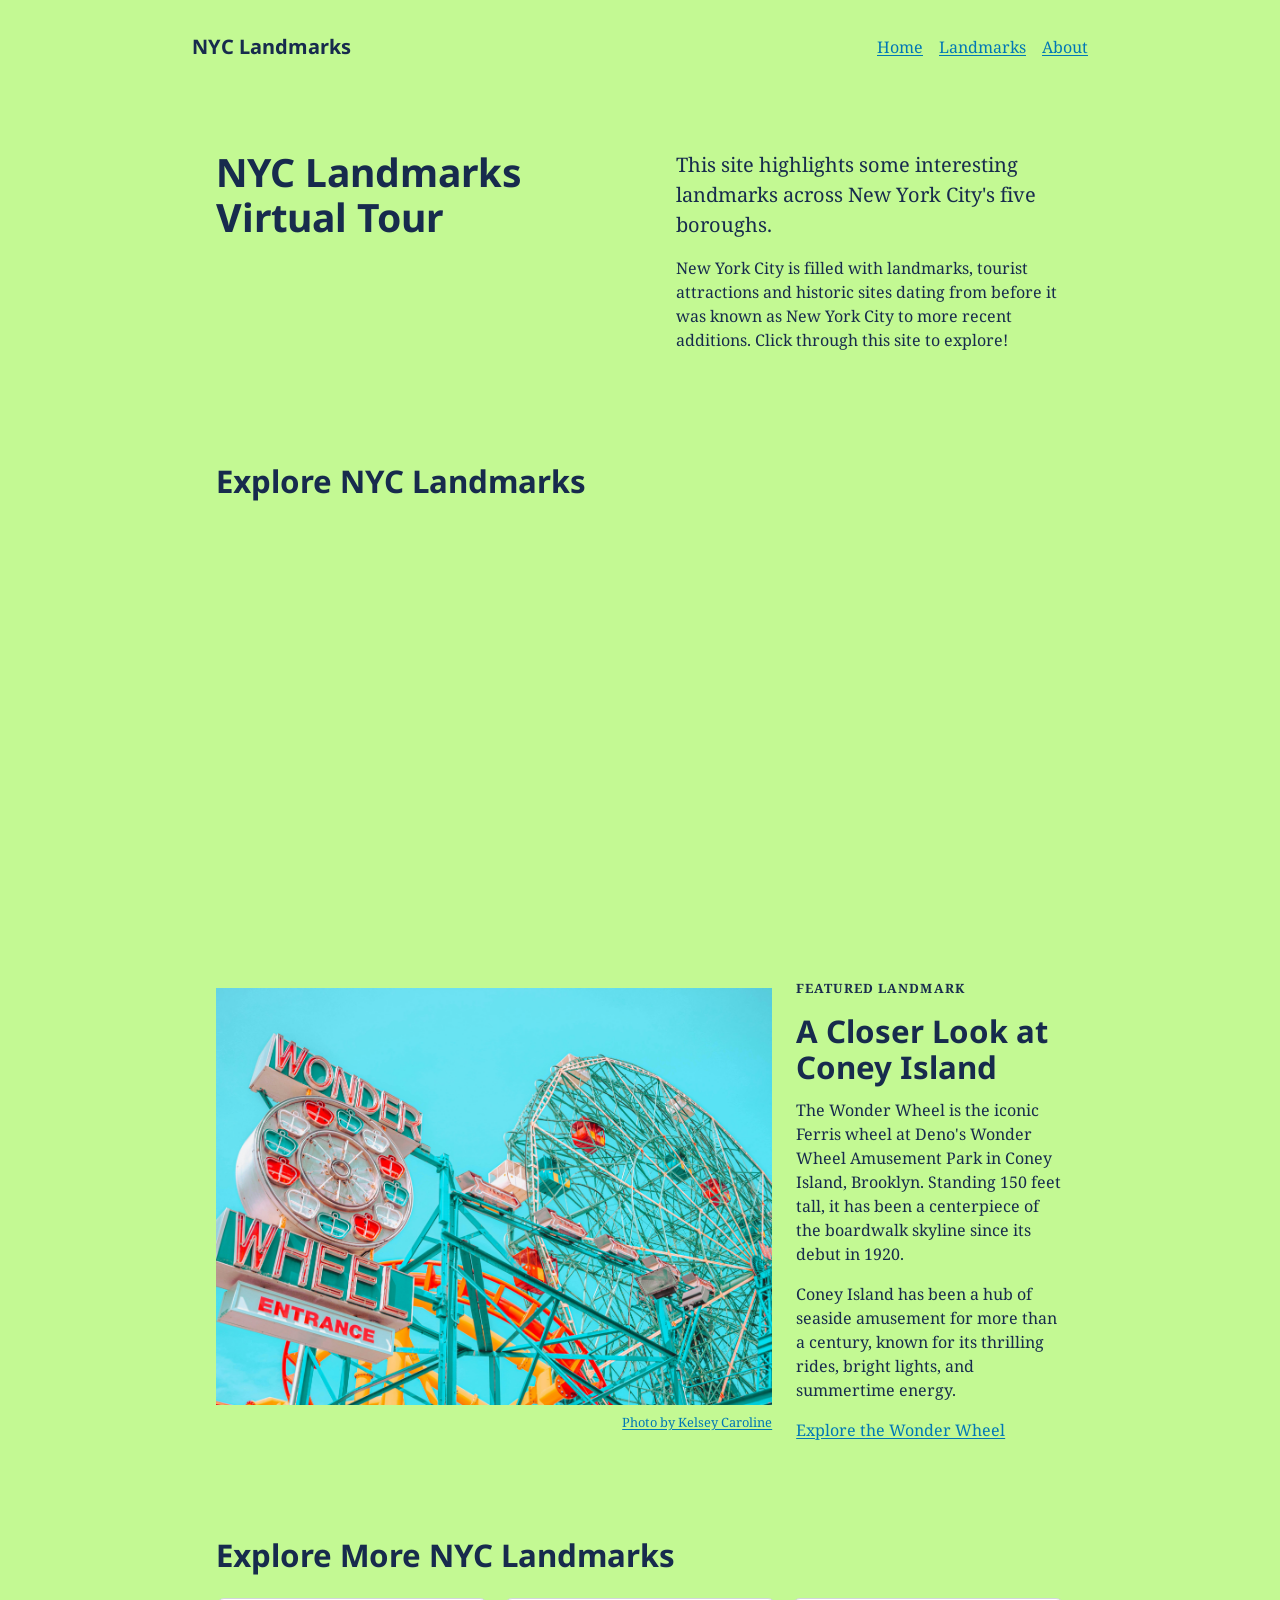
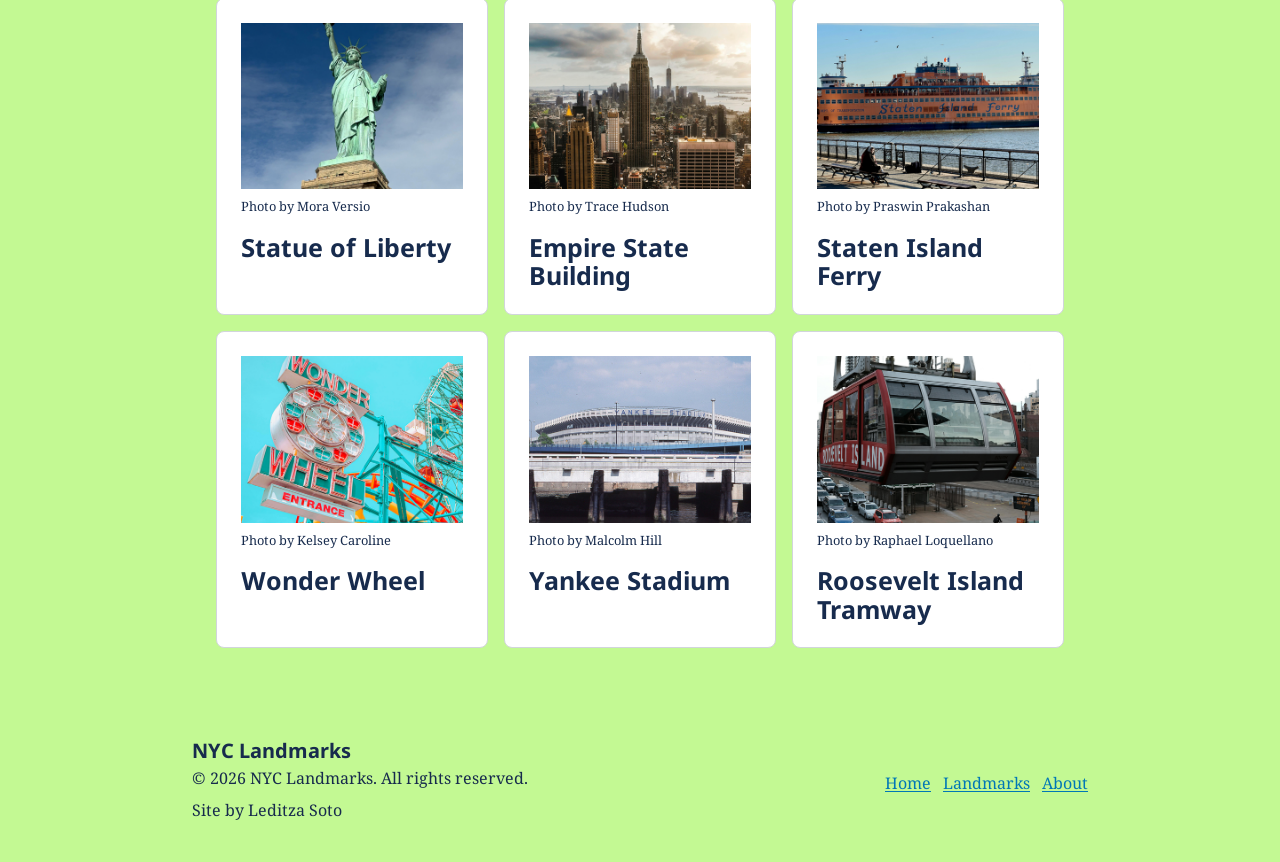
<file: index.html>
<!DOCTYPE html>
<html lang="en">
<head>
    <meta charset="UTF-8">
    <meta name="viewport" content="width=device-width, initial-scale=1.0">

    <title>NYC Landmarks Virtual Tour</title>

    <link rel="stylesheet" href="tokens.css">
    <link rel="stylesheet" href="style.css">
</head>

<body class="page page--home">

    <!-- HEADER -->
    <header class="site-header">
        <div class="site-header__inner">

            <a class="site-logo" href="index.html">
                NYC Landmarks
            </a>

            <nav class="primary-nav" aria-label="Main navigation">
                <ul class="primary-nav__list">
                    <li><a href="index.html">Home</a></li>
                    <li><a href="#landmarks">Landmarks</a></li>
                    <li><a href="#about">About</a></li>
                </ul>
            </nav>

        </div>
    </header>


    <main>

        <!-- INTRODUCTION -->
        <section class="home-intro" id="about">
            <div class="content-container home-intro__layout">

                <h1 class="home-intro__title">
                    NYC Landmarks Virtual Tour
                </h1>

                <div class="home-intro__copy">
                    <p class="intro">
                        This site highlights some interesting landmarks
                        across New York City's five boroughs.
                    </p>

                    <p>
                        New York City is filled with landmarks, tourist
                        attractions and historic sites dating from before
                        it was known as New York City to more recent
                        additions. Click through this site to explore!
                    </p>
                </div>

            </div>
        </section>


        <!-- VIDEO -->
        <section class="landmarks-video">
            <div class="content-container">

                <h2>Explore NYC Landmarks</h2>

                <div class="landmarks-video__media videoWrapper ratio">
                    <iframe
                        src="https://www.youtube.com/embed/_xkg7pNSp9M?si=U9tG2575_UGJOHJ5"
                        title="New York City Landmarks video"
                        allowfullscreen>
                    </iframe>
                </div>

            </div>
        </section>


        <!-- FEATURED LANDMARK -->
        <section class="featured-landmark">
            <div class="content-container featured-landmark__layout">

                <figure class="featured-landmark__media">

                    <picture>
                        <source
                            media="(max-width: 644px)"
                            srcset="images2cropped/pexels-kelsey-caroline-774981359-19122990.jpg">

                        <img
                            src="images/pexels-kelsey-caroline-774981359-19122990.jpg"
                            alt="Wonder Wheel ferris wheel at Coney Island">
                    </picture>

                    <figcaption>
                        <a href="https://www.pexels.com/photo/ferris-wheel-in-amusement-park-19122990/">
                            Photo by Kelsey Caroline
                        </a>
                    </figcaption>

                </figure>

                <div class="featured-landmark__content">

                    <p class="featured-landmark__label">
                        Featured Landmark
                    </p>

                    <h2>A Closer Look at Coney Island</h2>

                    <p>
                        The Wonder Wheel is the iconic Ferris wheel at
                        Deno's Wonder Wheel Amusement Park in Coney Island,
                        Brooklyn. Standing 150 feet tall, it has been a
                        centerpiece of the boardwalk skyline since its
                        debut in 1920.
                    </p>

                    <p>
                        Coney Island has been a hub of seaside amusement
                        for more than a century, known for its thrilling
                        rides, bright lights, and summertime energy.
                    </p>

                    <a href="landmark-wonder.html">
                        Explore the Wonder Wheel
                    </a>

                </div>

            </div>
        </section>


        <!-- LANDMARK CARDS -->
        <section class="landmarks-section" id="landmarks">
            <div class="content-container">

                <h2>Explore More NYC Landmarks</h2>

                <ul class="landmarks-grid">

                    <li class="landmark-card">
                        <a href="landmark-liberty.html">
                            <figure class="landmark-card__figure">
                                <img
                                    src="images2cropped/pexels-mora-versio-2150673251-34091093.jpg"
                                    alt="Statue of Liberty viewed from below">

                                <figcaption>
                                    Photo by Mora Versio
                                </figcaption>
                            </figure>

                            <h3>Statue of Liberty</h3>
                        </a>
                    </li>


                    <li class="landmark-card">
                        <a href="landmark-empire.html">
                            <figure class="landmark-card__figure">
                                <img
                                    src="images2cropped/pexels-tracehudson-2424391.jpg"
                                    alt="Empire State Building rising above New York City">

                                <figcaption>
                                    Photo by Trace Hudson
                                </figcaption>
                            </figure>

                            <h3>Empire State Building</h3>
                        </a>
                    </li>


                    <li class="landmark-card">
                        <a href="landmark-ferry.html">
                            <figure class="landmark-card__figure">
                                <img
                                    src="images2cropped/praswin-prakashan-YOCN1a1m_dg-unsplash.jpg"
                                    alt="Staten Island Ferry approaching the dock">

                                <figcaption>
                                    Photo by Praswin Prakashan
                                </figcaption>
                            </figure>

                            <h3>Staten Island Ferry</h3>
                        </a>
                    </li>


                    <li class="landmark-card">
                        <a href="landmark-wonder.html">
                            <figure class="landmark-card__figure">
                                <img
                                    src="images2cropped/pexels-kelsey-caroline-774981359-19122990.jpg"
                                    alt="Wonder Wheel ferris wheel at Coney Island">

                                <figcaption>
                                    Photo by Kelsey Caroline
                                </figcaption>
                            </figure>

                            <h3>Wonder Wheel</h3>
                        </a>
                    </li>


                    <li class="landmark-card">
                        <a href="landmark-yankee.html">
                            <figure class="landmark-card__figure">
                                <img
                                    src="images2cropped/pexels-malcolmhill-12360516.jpg"
                                    alt="Yankee Stadium seen from the water">

                                <figcaption>
                                    Photo by Malcolm Hill
                                </figcaption>
                            </figure>

                            <h3>Yankee Stadium</h3>
                        </a>
                    </li>


                    <li class="landmark-card">
                        <a href="landmark-tram.html">
                            <figure class="landmark-card__figure">
                                <img
                                    src="images2cropped/pexels-loquellano-12404963.jpg"
                                    alt="Roosevelt Island Tramway leaving Manhattan">

                                <figcaption>
                                    Photo by Raphael Loquellano
                                </figcaption>
                            </figure>

                            <h3>Roosevelt Island Tramway</h3>
                        </a>
                    </li>

                </ul>

            </div>
        </section>

    </main>


    <!-- FOOTER -->
    <footer class="site-footer">
        <div class="content-container site-footer__layout">

            <div class="site-footer__identity">
                <a class="site-logo" href="index.html">
                    NYC Landmarks
                </a>

                <p>© 2026 NYC Landmarks. All rights reserved.</p>
                <p>Site by Leditza Soto</p>
            </div>

            <nav class="footer-nav" aria-label="Footer navigation">
                <ul class="footer-nav__list">
                    <li><a href="index.html">Home</a></li>
                    <li><a href="#landmarks">Landmarks</a></li>
                    <li><a href="#about">About</a></li>
                </ul>
            </nav>

        </div>
    </footer>

</body>
</html>
</file>
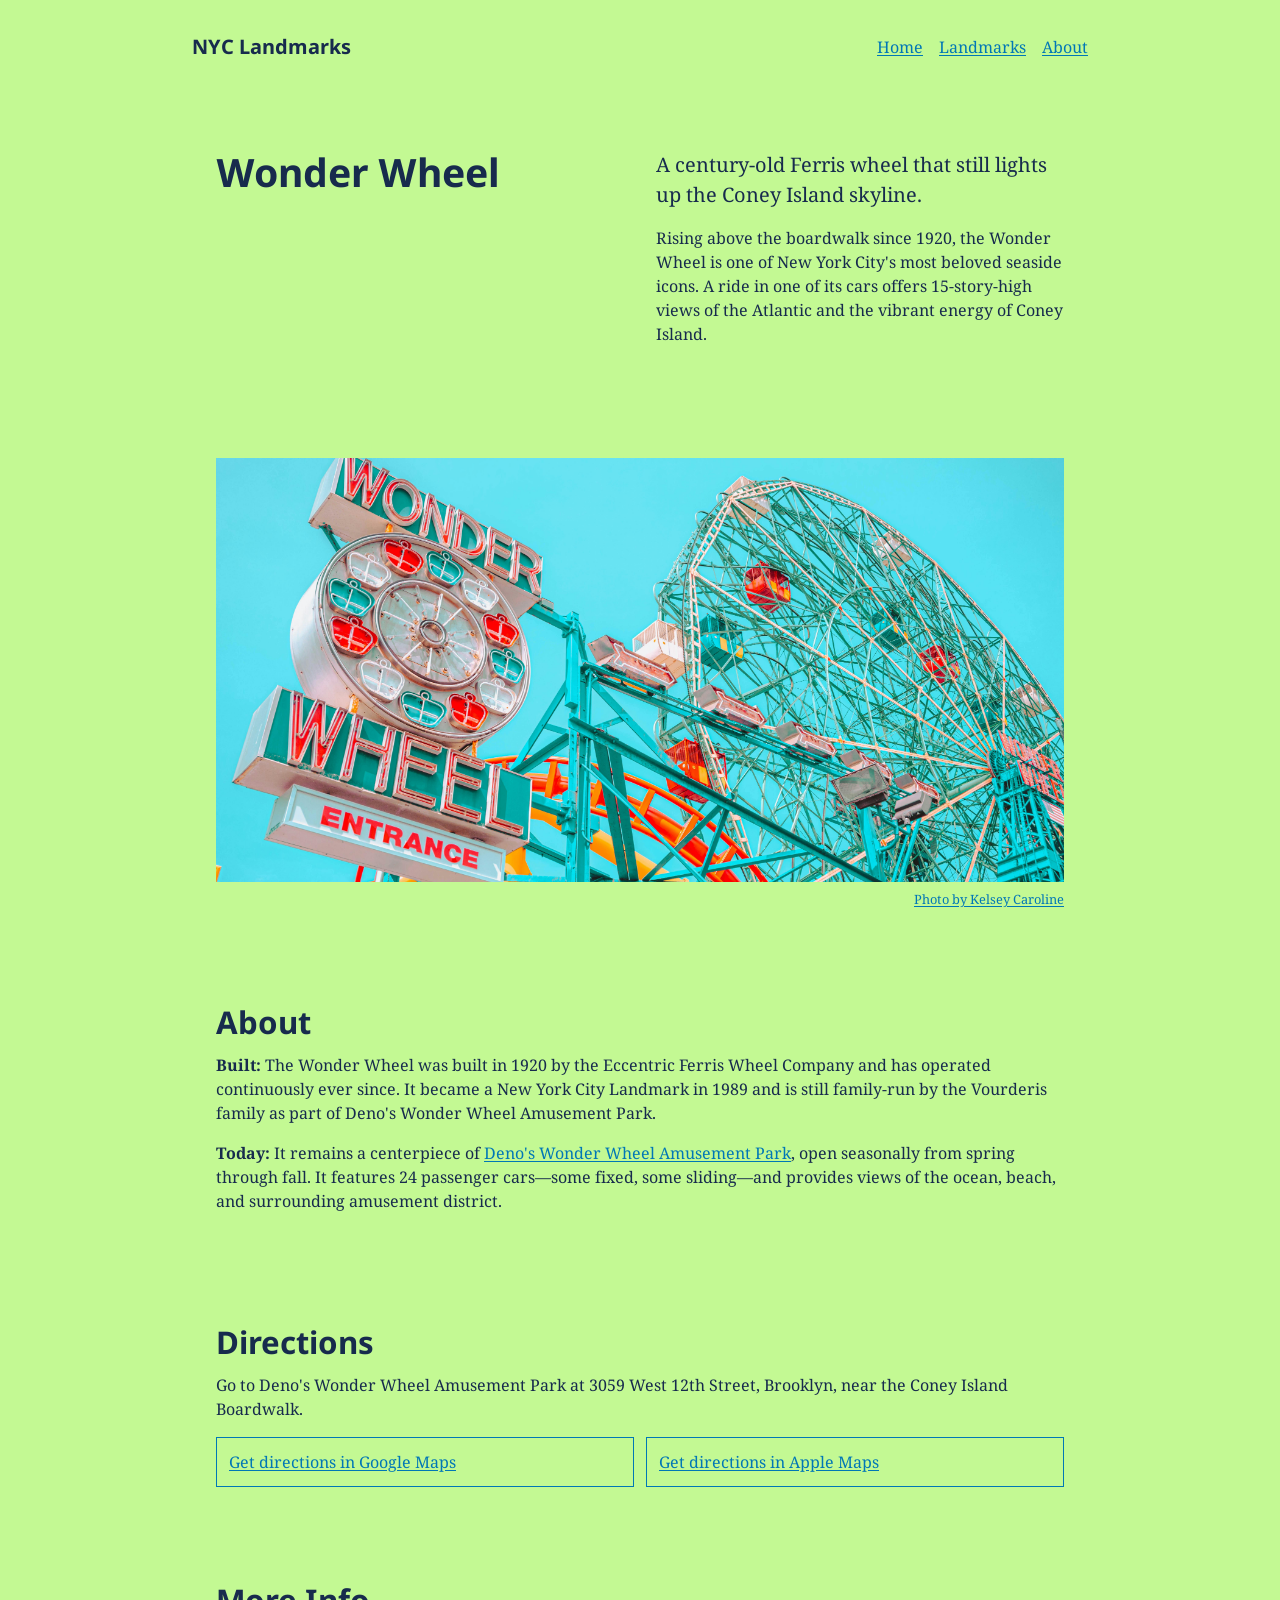
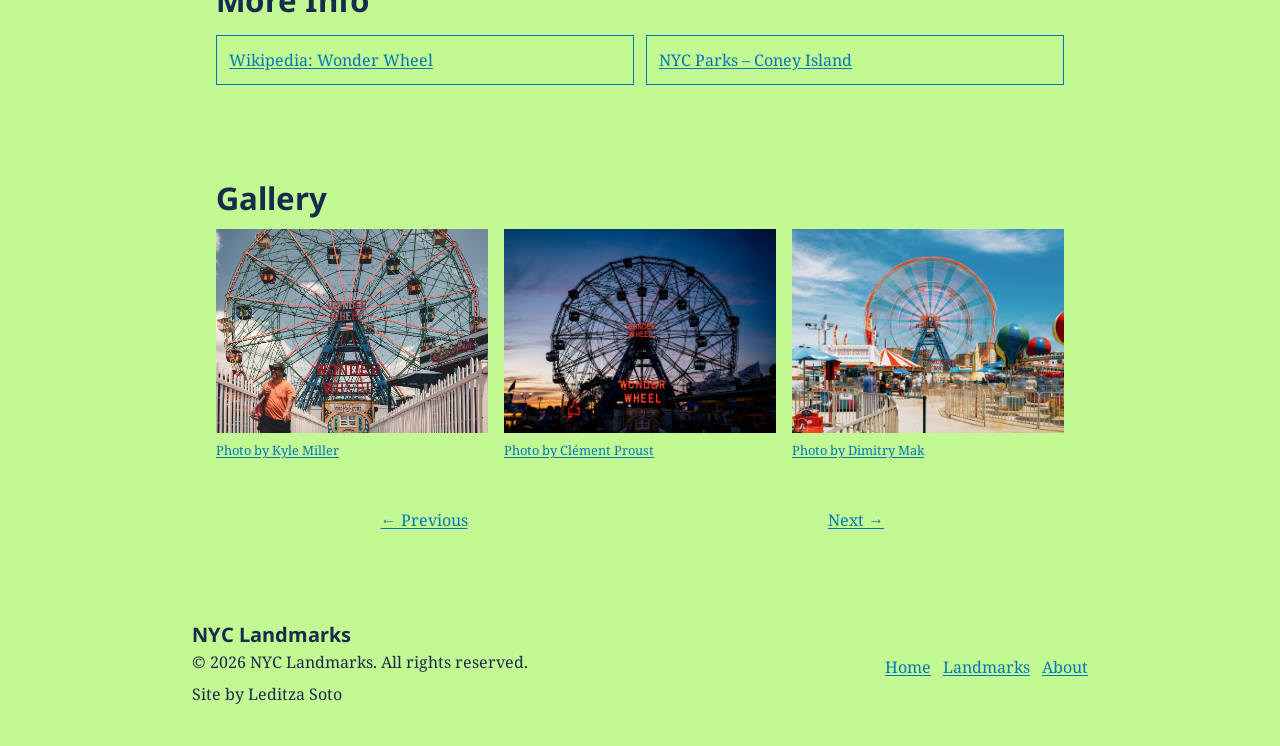
<file: landmark-wonder.html>
<!DOCTYPE html>
<html lang="en">

<head>
    <meta charset="UTF-8">
    <meta name="viewport" content="width=device-width, initial-scale=1.0">

    <title>Wonder Wheel | NYC Landmarks</title>

    <link rel="stylesheet" href="tokens.css">
    <link rel="stylesheet" href="style.css">
</head>

<body class="page page--landmark">

    <!-- HEADER -->
    <header class="site-header">
        <div class="site-header__inner">

            <a class="site-logo" href="index.html">
                NYC Landmarks
            </a>

            <nav class="primary-nav" aria-label="Main navigation">
                <ul class="primary-nav__list">
                    <li><a href="index.html">Home</a></li>
                    <li><a href="index.html#landmarks">Landmarks</a></li>
                    <li><a href="index.html#about">About</a></li>
                </ul>
            </nav>

        </div>
    </header>


    <main>

        <!-- LANDMARK INTRODUCTION -->
        <section class="landmark-intro">
            <div class="content-container landmark-intro__layout">

                <h1>Wonder Wheel</h1>

                <div class="landmark-intro__copy">

                    <p class="tagline">
                        A century-old Ferris wheel that still lights up
                        the Coney Island skyline.
                    </p>

                    <p>
                        Rising above the boardwalk since 1920, the Wonder
                        Wheel is one of New York City's most beloved
                        seaside icons. A ride in one of its cars offers
                        15-story-high views of the Atlantic and the
                        vibrant energy of Coney Island.
                    </p>

                </div>

            </div>
        </section>


        <!-- HERO IMAGE -->
        <section class="landmark-hero">
            <div class="content-container">

                <figure>
                    <img
                        src="images/pexels-kelsey-caroline-774981359-19122990.jpg"
                        alt="Wonder Wheel at Coney Island">

                    <figcaption>
                        <a href="https://www.pexels.com/photo/ferris-wheel-in-amusement-park-19122990/">
                            Photo by Kelsey Caroline
                        </a>
                    </figcaption>
                </figure>

            </div>
        </section>


        <!-- ABOUT -->
        <section class="landmark-about landmark-section">
            <div class="content-container">

                <h2>About</h2>

                <div class="landmark-section__content">

                    <p>
                        <strong>Built:</strong> The Wonder Wheel was built
                        in 1920 by the Eccentric Ferris Wheel Company and
                        has operated continuously ever since. It became
                        a New York City Landmark in 1989 and is still
                        family-run by the Vourderis family as part of
                        Deno's Wonder Wheel Amusement Park.
                    </p>

                    <p>
                        <strong>Today:</strong> It remains a centerpiece
                        of <a href="https://www.denoswonderwheel.com/"
                        target="_blank" rel="noopener">Deno's Wonder Wheel
                        Amusement Park</a>, open seasonally from spring
                        through fall. It features 24 passenger cars—some
                        fixed, some sliding—and provides views of the
                        ocean, beach, and surrounding amusement district.
                    </p>

                </div>

            </div>
        </section>


        <!-- DIRECTIONS -->
        <section class="landmark-directions landmark-section">
            <div class="content-container">

                <h2>Directions</h2>

                <p>
                    Go to Deno's Wonder Wheel Amusement Park at
                    3059 West 12th Street, Brooklyn, near the
                    Coney Island Boardwalk.
                </p>

                <ul class="landmark-directions__actions">

                    <li>
                        <a href="https://www.google.com/maps/dir/?api=1&amp;destination=Deno%27s%20Wonder%20Wheel%20Amusement%20Park%2C%203059%20West%2012th%20Street%2C%20Brooklyn%2C%20NY%2011224">
                            Get directions in Google Maps
                        </a>
                    </li>

                    <li>
                        <a href="https://maps.apple.com/directions?destination=Deno%27s%20Wonder%20Wheel%20Amusement%20Park%2C%203059%20West%2012th%20Street%2C%20Brooklyn%2C%20NY%2011224">
                            Get directions in Apple Maps
                        </a>
                    </li>

                </ul>

            </div>
        </section>


        <!-- MORE INFORMATION -->
        <section class="landmark-resources landmark-section">
            <div class="content-container">

                <h2>More Info</h2>

                <ul class="landmark-resources__list">

                    <li>
                        <a href="https://en.wikipedia.org/wiki/Wonder_Wheel"
                        target="_blank" rel="noopener">
                            Wikipedia: Wonder Wheel
                        </a>
                    </li>

                    <li>
                        <a href="https://www.nycgovparks.org/parks/coney-island-beach-and-boardwalk/history"
                        target="_blank" rel="noopener">
                            NYC Parks – Coney Island
                        </a>
                    </li>

                </ul>

            </div>
        </section>


        <!-- PHOTO GALLERY -->
        <section class="landmark-gallery-section">
            <div class="content-container">

                <h2>Gallery</h2>

                <div class="landmark-gallery">

                    <figure>
                        <img
                            src="images2cropped/pexels-kyle-miller-169884138-27462439.jpg"
                            alt="A man walking past the Wonder Wheel">

                        <figcaption>
                            <a href="https://www.pexels.com/photo/a-man-walking-past-a-ferris-wheel-27462439/">
                                Photo by Kyle Miller
                            </a>
                        </figcaption>
                    </figure>

                    <figure>
                        <img
                            src="images2cropped/pexels-clement-proust-363898785-24730360.jpg"
                            alt="Wonder Wheel at sunset">

                        <figcaption>
                            <a href="https://www.pexels.com/photo/denos-wonder-wheel-amusement-park-24730360/">
                                Photo by Clément Proust
                            </a>
                        </figcaption>
                    </figure>

                    <figure>
                        <img
                            src="images2cropped/pexels-dimitry-mak-1310041547-30911091.jpg"
                            alt="Wonder Wheel illuminated at night">

                        <figcaption>
                            <a href="https://www.pexels.com/photo/colorful-summer-day-at-coney-island-amusement-park-30911091/">
                                Photo by Dimitry Mak
                            </a>
                        </figcaption>
                    </figure>

                </div>

            </div>
        </section>


        <!-- PREVIOUS AND NEXT -->
        <nav class="landmark-pagination" aria-label="Landmark navigation">

            <a class="btn" rel="prev" href="landmark-tram.html">
                ← Previous
            </a>

            <a class="btn" rel="next" href="landmark-liberty.html">
                Next →
            </a>

        </nav>

    </main>


    <!-- FOOTER -->
    <footer class="site-footer">
        <div class="content-container site-footer__layout">

            <div class="site-footer__identity">

                <a class="site-logo" href="index.html">
                    NYC Landmarks
                </a>

                <p>© 2026 NYC Landmarks. All rights reserved.</p>
                <p>Site by Leditza Soto</p>

            </div>

            <nav class="footer-nav" aria-label="Footer navigation">
                <ul class="footer-nav__list">
                    <li><a href="index.html">Home</a></li>
                    <li><a href="index.html#landmarks">Landmarks</a></li>
                    <li><a href="index.html#about">About</a></li>
                </ul>
            </nav>

        </div>
    </footer>

</body>
</html>
</file>
<file: tokens.css>
@import url("https://fonts.googleapis.com/css2?family=Noto+Sans+Georgian&family=Noto+Serif+Georgian&display=swap");

/* Design System Tokens: Set Base CSS variable values. */
:root {
  /* Typographic Styles */
  --text-size-xs: 0.64rem;
  --text-size-sm: 0.8rem;
  --text-size-md: 1rem;
  --text-size-lg: 1.25rem;
  --text-size-xl: 1.563rem;
  --text-size-2xl: 1.953rem;
  --text-size-3xl: 2.441rem;
  --line-height-base: 1.5;
  --line-height-headings: 1.15;
  --headings-family: "Noto Sans Georgian", sans-serif;
  --base-family: "Noto Serif Georgian", sans-serif;

    /* Color Styles */
  --primary-text: #172B4D;
  --primary-background: #c3f993;
  --action: #0077B6;
  --action-hover: #005A8D;
  --button-text: #FFFFFF;

  --alternate-text: #FFFFFF;
  --alternate-background: #172B4D;
  --alternate-action: #48CAE4;
  --alternate-action-hover: #FFFFFF;
  --alternate-button-text: #172B4D;

  /* Spacing Units */
  --space-unit: 0.25rem;
  --space-1: calc(var(--space-unit) * 1);
  --space-2: calc(var(--space-unit) * 2);
  --space-3: calc(var(--space-unit) * 3);
  --space-4: calc(var(--space-unit) * 4);
  --space-6: calc(var(--space-unit) * 6);
  --space-8: calc(var(--space-unit) * 8);
  --space-12: calc(var(--space-unit) * 12);
  --space-16: calc(var(--space-unit) * 16);
  --space-24: calc(var(--space-unit) * 24);
  --space-32: calc(var(--space-unit) * 32);

  /* Layout Styles */
  --page-width: 60rem;
  --grid-gap: var(--space-4);
  --section-spacing: var(--space-12);
  --content-padding: var(--space-6);
}

html {
  font-size: 16px;
}

* {
  box-sizing: border-box;
}

body {
  margin: 0;
  font-family: var(--base-family);
  font-size: var(--text-size-md);
  line-height: var(--line-height-base);
  color: var(--primary-text);
  background-color: var(--primary-background);
  overflow-wrap: break-word;
}

/* Typography */
h1, h2, h3, h4, h5, h6 {
  font-family: var(--headings-family);
  line-height: var(--line-height-headings);
}

h1 {
  font-size: var(--text-size-3xl);
}

h2 {
  font-size: var(--text-size-2xl);
}

h3 {
  font-size: var(--text-size-xl);
}

h4 {
  font-size: var(--text-size-lg);
}

h5 {
  font-size: var(--text-size-md);
}

h6 {
  font-size: var(--text-size-sm);
}


/* Clean heading defaults assuming parent sections handle top spacing */
h1 {
  margin-block-start: 0;
  margin-block-end: var(--space-4); /* 16px on 4px base */
}

h2 {
  margin-block-start: 0;
  margin-block-end: var(--space-3); /* 12px on 4px base */
}

h3 {
  margin-block-start: 0;
  margin-block-end: var(--space-2); /* 8px on 4px base */
}

h4, h5, h6 {
  margin-block-start: 0;
  margin-block-end: var(--space-2); /* 8px on 4px base */
}

p, ul, ol {
  margin: 0 0 var(--space-4);
}

small {
  font-size: var(--text-size-sm);
}

/* Layout */
header, main, footer {
  max-width: var(--page-width);
  margin-inline: auto;
  padding: var(--space-8);
}

section, .alternate {
  padding: var(--content-padding);
}

section + section {
  margin-top: var(--section-spacing);
}

/* Site identity stays separate from the page heading. */
.site-title {
  font-size: var(--text-size-lg);
}

/* Add the alternate class to an element to apply alternate styling. */
.alternate {
  --action: var(--alternate-action);
  --action-hover: var(--alternate-action-hover);
  --button-text: var(--alternate-button-text);
  color: var(--alternate-text);
  background-color: var(--alternate-background);
}

/* Links and buttons */
a {
  color: var(--action);
  text-decoration: underline;
  text-underline-offset: 0.15em;
}

a:hover {
  color: var(--action-hover);
}

button, .button {
  display: inline-block;
  border: 0;
  padding: var(--space-3) var(--space-4);
  font: inherit;
  color: var(--button-text);
  background-color: var(--action);
  text-decoration: none;
  cursor: pointer;
}

button:hover, .button:hover {
  color: var(--button-text);
  background-color: var(--action-hover);
}

a:focus-visible, button:focus-visible {
  outline: 3px solid currentColor;
  outline-offset: 4px;
}
</file>
<file: style.css>
/* =================================
   GENERAL RESPONSIVE STYLES
================================= */

img,
video {
    display: block;
    max-width: 100%;
    height: auto;
}

figure {
    margin: 0;
}

figcaption {
    margin-top: var(--space-2);
    font-size: var(--text-size-sm);
}

.content-container {
    width: 100%;
    max-width: 72rem;
    margin-inline: auto;
}

a:focus-visible,
button:focus-visible {
    outline: 3px solid var(--action);
    outline-offset: 3px;
}


/* =================================
   HEADER AND NAVIGATION
================================= */

.site-header__inner {
    display: flex;
    flex-direction: column;
    gap: var(--space-4);
}

.site-logo {
    font-family: var(--headings-family);
    font-size: var(--text-size-lg);
    font-weight: bold;
    color: var(--primary-text);
    text-decoration: none;
}

.primary-nav__list,
.footer-nav__list {
    display: flex;
    flex-wrap: wrap;
    gap: var(--space-4);
    margin: 0;
    padding: 0;
    list-style: none;
}

.primary-nav a,
.footer-nav a {
    color: var(--action);
}


/* =================================
   HOMEPAGE INTRODUCTION
================================= */

.home-intro__layout {
    display: grid;
    grid-template-columns: 1fr;
    gap: var(--space-4);
}

.home-intro__title {
    margin: 0;
}

.home-intro__copy .intro {
    font-size: var(--text-size-lg);
}


/* =================================
   VIDEO SECTION
================================= */

.landmarks-video__media {
    position: relative;
    width: 100%;
    aspect-ratio: 16 / 9;
    overflow: hidden;
}

.landmarks-video__media iframe {
    position: absolute;
    inset: 0;
    width: 100%;
    height: 100%;
    border: 0;
}


/* =================================
   FEATURED LANDMARK
================================= */

.featured-landmark__layout {
    display: grid;
    grid-template-columns: 1fr;
    gap: var(--space-6);
}

.featured-landmark__media img {
    width: 100%;
    aspect-ratio: 4 / 3;
    object-fit: cover;
}

.featured-landmark__media figcaption {
    text-align: right;
}

.featured-landmark__label {
    font-size: var(--text-size-sm);
    font-weight: bold;
    text-transform: uppercase;
    letter-spacing: 0.08em;
}


/* =================================
   LANDMARK CARDS
================================= */

.landmarks-grid {
    display: grid;
    grid-template-columns: 1fr;
    gap: var(--grid-gap);
    margin: var(--space-6) 0 0;
    padding: 0;
    list-style: none;
}

.landmark-card {
    padding: var(--content-padding);
    background-color: #FFFFFF;
    color: var(--primary-text);
    border: 1px solid #D1D5DB;
    border-radius: 8px;
}

.landmark-card a {
    color: var(--primary-text);
    text-decoration: none;
}

.landmark-card a:hover {
    color: var(--action);
}

.landmark-card__figure {
    margin-bottom: var(--space-4);
}

.landmark-card img {
    width: 100%;
    aspect-ratio: 4 / 3;
    object-fit: cover;
}

.landmark-card h3 {
    margin-bottom: 0;
}


/* =================================
   FOOTER
================================= */

.site-footer__layout {
    display: flex;
    flex-direction: column;
    gap: var(--space-4);
}

.site-footer__identity p {
    margin-bottom: var(--space-2);
}

.footer-nav__list {
    gap: var(--space-3);
}


/* =================================
   TABLET: 48rem AND WIDER
================================= */

@media (min-width: 48rem) {

    .site-header__inner {
        flex-direction: row;
        justify-content: space-between;
        align-items: center;
    }

    .home-intro__layout {
        grid-template-columns: 1.05fr 0.95fr;
        align-items: start;
        gap: var(--space-8);
    }

    .featured-landmark__layout {
        grid-template-columns: 1.35fr 0.65fr;
        align-items: center;
    }

    .landmarks-grid {
        grid-template-columns: repeat(2, minmax(0, 1fr));
    }

    .site-footer__layout {
        flex-direction: row;
        justify-content: space-between;
        align-items: center;
    }

}


/* =================================
   DESKTOP: 64rem AND WIDER
================================= */

@media (min-width: 64rem) {

    .landmarks-grid {
        grid-template-columns: repeat(3, minmax(0, 1fr));
    }

    .landmarks-video__media {
        aspect-ratio: 16 / 7;
    }

}


/* =================================
   WONDER WHEEL PAGE
================================= */

/* Introduction */

.landmark-intro__layout {
    display: grid;
    grid-template-columns: 1fr;
    gap: var(--space-4);
}

.landmark-intro__layout h1 {
    margin-bottom: 0;
}

.landmark-intro__copy .tagline {
    font-size: var(--text-size-lg);
}


/* Hero image */

.landmark-hero img {
    width: 100%;
    aspect-ratio: 16 / 9;
    object-fit: cover;
}

.landmark-hero figcaption {
    text-align: right;
}


/* About, directions and resources */

.landmark-section__content {
    max-width: 60rem;
}

.landmark-directions__actions,
.landmark-resources__list {
    display: grid;
    grid-template-columns: 1fr;
    gap: var(--space-3);
    margin: var(--space-4) 0 0;
    padding: 0;
    list-style: none;
}

.landmark-directions__actions a,
.landmark-resources__list a {
    display: block;
    padding: var(--space-3);
    border: 1px solid var(--action);
}


/* Gallery */

.landmark-gallery {
    display: grid;
    grid-template-columns: 1fr;
    gap: var(--grid-gap);
}

.landmark-gallery img {
    width: 100%;
    aspect-ratio: 4 / 3;
    object-fit: cover;
}


/* Previous and next navigation */

.landmark-pagination {
    display: grid;
    grid-template-columns: 1fr;
    gap: var(--space-4);
    padding: var(--content-padding);
}

.landmark-pagination .btn {
    text-align: center;
}


/* TABLET */

@media (min-width: 48rem) {

    .landmark-intro__layout {
        grid-template-columns: 1fr 1fr;
        align-items: start;
        gap: var(--space-8);
    }

    .landmark-directions__actions,
    .landmark-resources__list {
        grid-template-columns: repeat(2, minmax(0, 1fr));
    }

    .landmark-gallery {
        grid-template-columns: repeat(2, minmax(0, 1fr));
    }

    .landmark-pagination {
        grid-template-columns: repeat(2, minmax(0, 1fr));
    }

}


/* DESKTOP */

@media (min-width: 64rem) {

    .landmark-hero img {
        aspect-ratio: 2 / 1;
    }

    .landmark-gallery {
        grid-template-columns: repeat(3, minmax(0, 1fr));
    }

}
</file>
